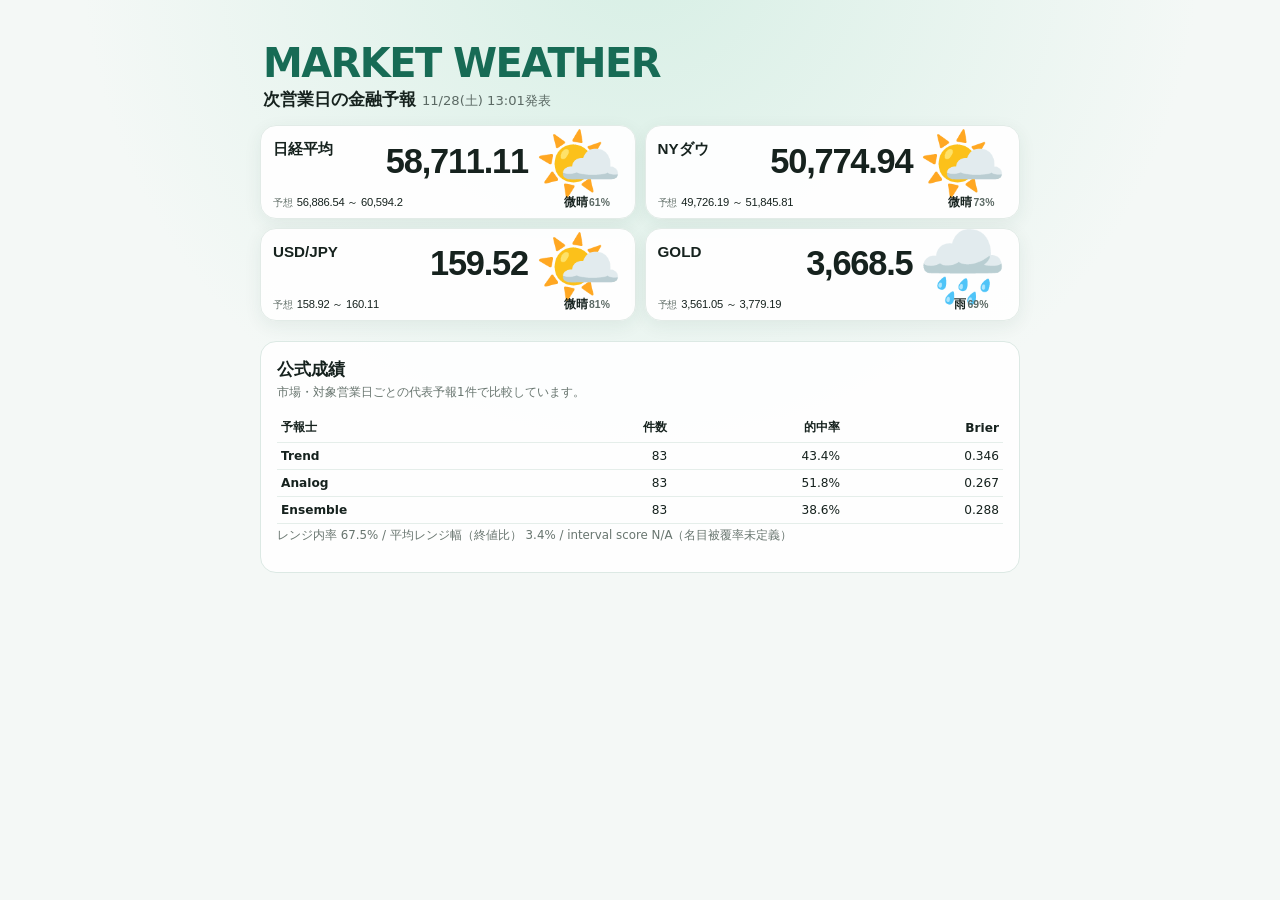
<file: web/index.html>
<!doctype html>
<html lang="ja">
<head>
  <meta charset="utf-8">
  <meta name="viewport" content="width=device-width, initial-scale=1">
  <meta name="theme-color" content="#e3f2ec">
  <title>Market Weather</title>
  <link rel="stylesheet" href="styles.css">
</head>
<body>
  <main>
    <header>
      <p class="eyebrow">MARKET WEATHER</p>
      <h1>次営業日の金融予報 <span id="generated">読み込み中…</span></h1>
    </header>
    <section id="current-status" class="current-status" hidden aria-live="polite">
      <p id="current-status-line">現在値: 取得状況を確認中…</p>
      <p id="current-status-detail"></p>
      <details id="current-status-diagnostics" hidden>
        <summary>診断情報</summary>
        <ul id="current-status-list"></ul>
      </details>
    </section>
    <section id="markets" class="markets" aria-live="polite"></section>
    <section id="official-scores" class="scores" aria-live="polite">
      <h2>公式成績</h2>
      <p class="scores-note">市場・対象営業日ごとの代表予報1件で比較しています。</p>
      <div id="scores-content">読み込み中…</div>
    </section>
    <p id="error" class="error" hidden>予報データを読み込めませんでした。時間をおいて再度お試しください。</p>
  </main>
  <dialog id="detail"><div id="detail-content"></div><button id="close-detail" type="button">閉じる</button></dialog>
  <script src="app.js" defer></script>
</body>
</html>
</file>
<file: web/styles.css>
:root { color-scheme: light; font-family: system-ui, -apple-system, "Noto Sans JP", sans-serif; color: #16221e; background: #f4f8f6; }
* { box-sizing: border-box; }
body { margin: 0; min-width: 280px; background: radial-gradient(circle at 50% -10%, #d7efe5 0, #f4f8f6 35rem); }
main { width: min(100% - 24px, 760px); margin: auto; padding: 24px 0 40px; }
header { margin: 0 3px 14px; }
.eyebrow { margin: 0; color: #176b55; font-size: clamp(1.7rem, 9vw, 2.5rem); font-weight: 900; letter-spacing: -.04em; }
h1 { display: flex; align-items: baseline; gap: .35em; margin: 2px 0; font-size: 1.05rem; white-space: nowrap; }
#generated { color: #5b6964; font-size: .82rem; font-weight: 500; white-space: nowrap; }
.markets { display: grid; gap: 9px; }
.market-card { display: grid; grid-template-columns: minmax(0, 1fr) minmax(0, 1.35fr) auto; grid-template-rows: 1fr 1fr auto; align-items: stretch; column-gap: 8px; width: 100%; border: 1px solid #e2ebe7; border-radius: 16px; padding: 8px 12px; color: inherit; background: rgba(255,255,255,.94); box-shadow: 0 5px 18px rgba(32,73,60,.07); text-align: left; cursor: pointer; }
.market-card:hover, .market-card:focus-visible { border-color: #60a58f; transform: translateY(-1px); outline: none; }
.card-info { display: grid; min-width: 0; grid-column: 1 / 3; grid-row: 1 / 4; grid-template-columns: minmax(0, 1fr) minmax(0, 1.35fr); grid-template-rows: 1fr 1fr auto; }
.name { grid-column: 1; grid-row: 1; align-self: center; margin: 0; min-width: 0; font-size: clamp(.78rem, 3.7vw, .95rem); font-weight: 750; white-space: nowrap; }
.direction-slot { grid-column: 1; grid-row: 2; align-self: center; min-height: 1em; }
.live-direction { display: inline-block; margin: 0; font-size: clamp(.72rem, 3.3vw, .9rem); font-weight: 900; white-space: nowrap; }
.live-direction-up { color: #1677ff; }
.live-direction-flat { color: #c28a00; }
.live-direction-down { color: #d43f3a; }
.current { display: flex; grid-column: 2; grid-row: 1 / 3; align-self: center; justify-self: center; justify-content: flex-end; width: 7.6ch; margin: 0; transform: translateY(-.32em); font-size: clamp(1.55rem, 7vw, 2.15rem); font-weight: 850; font-variant-numeric: tabular-nums; letter-spacing: -.035em; line-height: 1; white-space: nowrap; }\n.current-int { flex: none; }\n.current-decimal { flex: none; width: 2.35ch; text-align: left; }
.range { grid-column: 1 / 3; grid-row: 3; max-width: 100%; margin: 0; overflow: hidden; font-size: clamp(.58rem, 2.6vw, .7rem); font-variant-numeric: tabular-nums; letter-spacing: -.02em; text-overflow: clip; white-space: nowrap; }
.range-label { margin-right: .4em; color: #68756f; font-size: .64rem; }
.card-weather { display: grid; min-width: 0; grid-column: 3; grid-row: 1 / 4; grid-template-rows: minmax(0, 1fr) auto; justify-items: center; }
.icon { display: flex; align-items: center; justify-content: center; justify-self: end; min-height: 0; font-size: clamp(3.35rem, 16vw, 4.45rem); line-height: .85; }
.weather-meta { display: flex; width: clamp(3.35rem, 16vw, 4.45rem); max-width: 100%; align-items: baseline; justify-content: center; justify-self: end; gap: .1em; margin: 0; font-size: clamp(.5rem, 2.4vw, .72rem); white-space: nowrap; }
.weather-name { min-width: 0; overflow: hidden; font-weight: 700; text-overflow: ellipsis; }
.forecast-support { flex: none; color: #5b6964; font-size: .9em; font-weight: 750; }
.error { padding: 18px; border-radius: 14px; color: #762a2a; background: #fff0ef; }
.scores { margin-top: 20px; padding: 16px; border: 1px solid #dce9e4; border-radius: 16px; background: rgba(255,255,255,.9); }
.scores h2 { margin: 0; font-size: 1.05rem; }
.scores-note, .scores-small { margin: 4px 0 12px; color: #68756f; font-size: .74rem; }
.scores-table { width: 100%; border-collapse: collapse; font-size: .76rem; font-variant-numeric: tabular-nums; }
.scores-table th, .scores-table td { padding: 6px 4px; border-bottom: 1px solid #e5eeea; text-align: right; }
.scores-table th:first-child, .scores-table td:first-child { text-align: left; }
.current-status { margin: 0 4px 18px; padding: 10px 14px; border-radius: 14px; background: rgba(255,255,255,.7); border: 1px solid #e2ebe7; font-size: .78rem; color: #345048; }
.current-status p { margin: 0; }
.current-status p + p:not(:empty) { margin-top: 4px; color: #5b6964; }
.current-status details { margin-top: 6px; }
.current-status summary { cursor: pointer; font-size: .72rem; color: #176b55; }
.current-status ul { margin: 6px 0 0; padding-left: 18px; font-size: .72rem; font-variant-numeric: tabular-nums; }
dialog { width: min(calc(100% - 30px), 420px); padding: 24px; border: 0; border-radius: 22px; box-shadow: 0 20px 80px #10251e55; }
dialog::backdrop { background: #17352b88; backdrop-filter: blur(2px); }
dialog h2 { margin-top: 0; }
.detail-list { display: grid; grid-template-columns: auto 1fr; gap: 10px 18px; margin: 20px 0; }
.detail-list dt { color: #68756f; }
.detail-list dd { margin: 0; font-weight: 700; text-align: right; }\n.detail-range { display: flex; flex-direction: column; align-items: flex-end; line-height: 1.25; }
dialog button { width: 100%; border: 0; border-radius: 12px; padding: 12px; color: white; background: #176b55; font: inherit; font-weight: 750; cursor: pointer; }
@media (max-width: 359px) {
  h1 { white-space: normal; }
  .market-card { grid-template-columns: minmax(0, 1fr) minmax(0, 1.2fr) auto; column-gap: 5px; padding-inline: 9px; }\n  .card-info { grid-template-columns: minmax(0, 1fr) minmax(0, 1.2fr); }\n  .current { font-size: clamp(1.35rem, 7.2vw, 1.8rem); }
  .icon { font-size: clamp(3rem, 17vw, 3.6rem); }
  .weather-meta { gap: .3em; font-size: clamp(.64rem, 3.4vw, .74rem); }
  .range-label { margin-right: .25em; }
}
@media (min-width: 650px) { .markets { grid-template-columns: repeat(2, 1fr); } main { padding-top: 40px; } }
@media (prefers-reduced-motion: no-preference) { .market-card { transition: transform .15s, border-color .15s; } }
</file>
